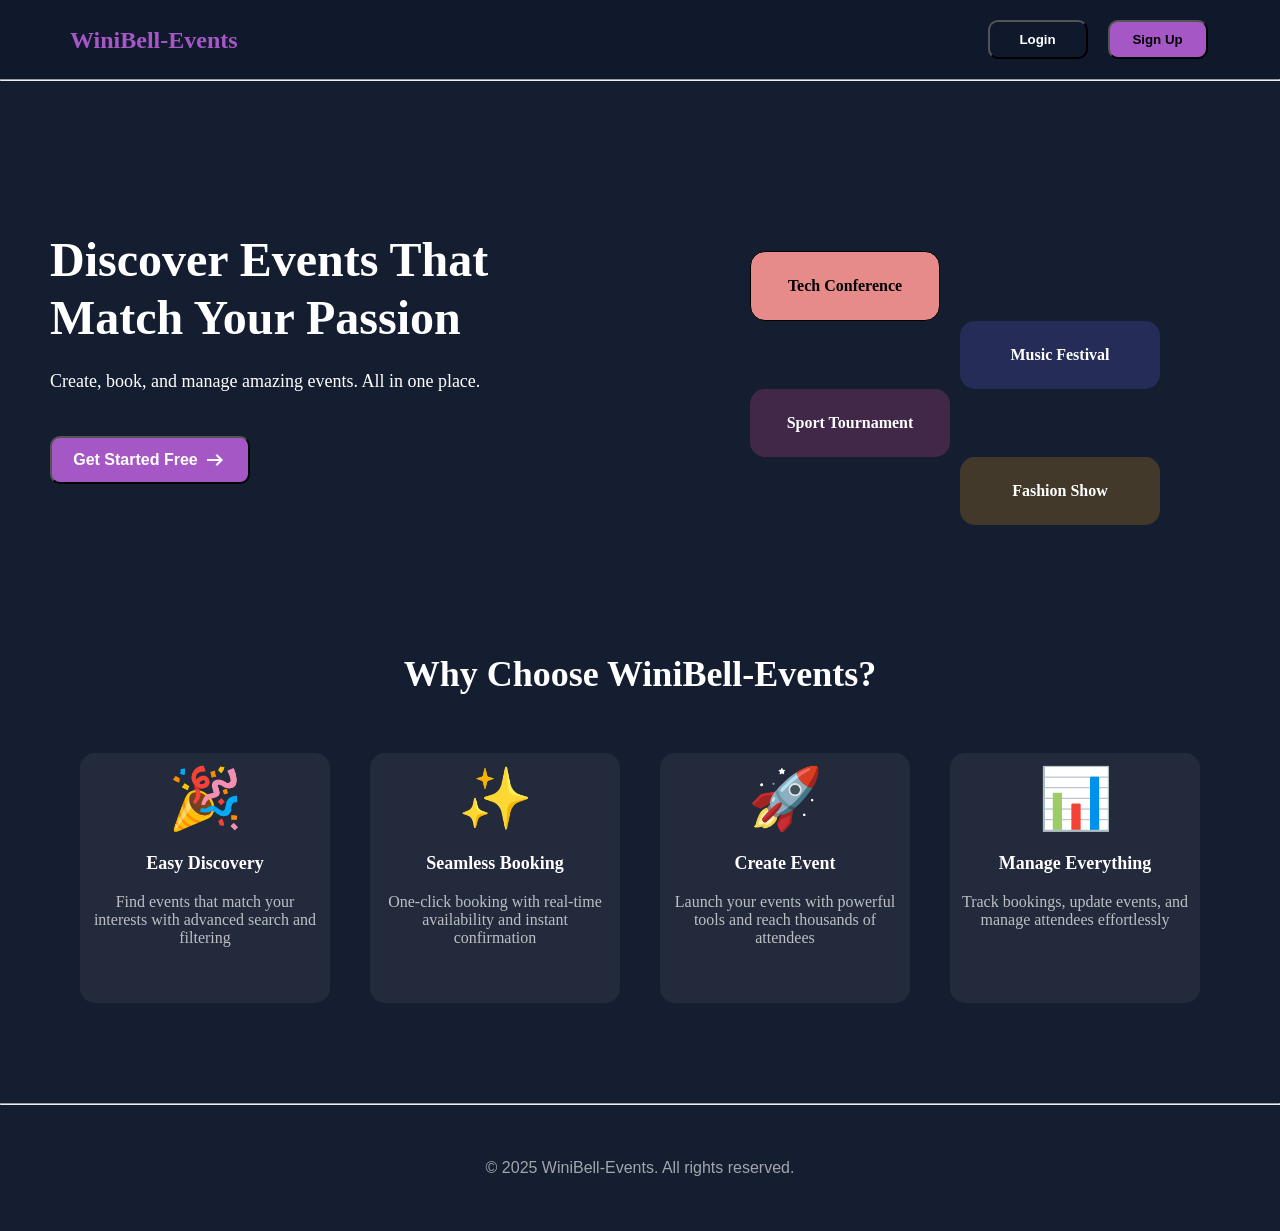
<file: index.html>
<!DOCTYPE html>
<html lang="en">
  <head>
    <meta charset="UTF-8" />
    <meta name="viewport" content="width=device-width, initial-scale=1.0" />
    <title>Home Page</title>
    <link rel="stylesheet" href="./CSS/homepage.css" />
    <link
      rel="stylesheet"
      href="https://fonts.googleapis.com/css2?family=Material+Symbols+Outlined"
    />
  </head>
  <body>
    <nav>
      <div class="nav-con">
        <div class="wini">WiniBell-Events</div>
        <div class="btn-con">
          <div class="login-btn">
            <a href="./HTML/login.html">
            <button>Login</button>
            </a>
          </div>
          <div class="signup-btn">
            <a href="./HTML/signup.html">
            <button>Sign Up</button>
            </a>
          </div>
        </div>
      </div>
    </nav>
    <hr style="color: rgb(44, 53, 71); width: 100%" />
    <div class="container">
      <div class="discover">
        <h1>Discover Events That Match Your Passion</h1>
        <p>Create, book, and manage amazing events. All in one place.</p>
        <div class="get">
          <a href="./HTML/signup.html">
          <button>
            Get Started Free
            <span class="material-symbols-outlined"> arrow_right_alt</span>
          </button>
          </a>
        </div>
      </div>

      <div class="movement">
        <div class="tech">Tech Conference</div>
        <div class="music">Music Festival</div>
        <div class="sport">Sport Tournament</div>
        <div class="fashion">Fashion Show</div>
      </div>
    </div>

    <div class="k-bell">
      <div class="why">
        <h1>Why Choose WiniBell-Events?</h1>
      </div>
      <div class="events-con">
        <div class="event">
          <div class="icon">🎉</div>
          <h1>Easy Discovery</h1>
          <p>
            Find events that match your interests with advanced search and
            filtering
          </p>
        </div>

        <div class="event">
          <div class="icon">✨</div>
          <h1>Seamless Booking</h1>
          <p>
            One-click booking with real-time availability and instant
            confirmation
          </p>
        </div>
        <div class="event">
          <div class="icon">🚀</div>
          <h1>Create Event</h1>
          <p>
            Launch your events with powerful tools and reach thousands of
            attendees
          </p>
        </div>
        <div class="event">
          <div class="icon">📊</div>
          <h1>Manage Everything</h1>
          <p>
            Track bookings, update events, and manage attendees effortlessly
          </p>
        </div>
      </div>
      <hr style="color: rgb(44, 53, 71); width: 100%" />
    </div>
    <footer>© 2025 WiniBell-Events. All rights reserved.</footer>
  </body>
</html>
</file>
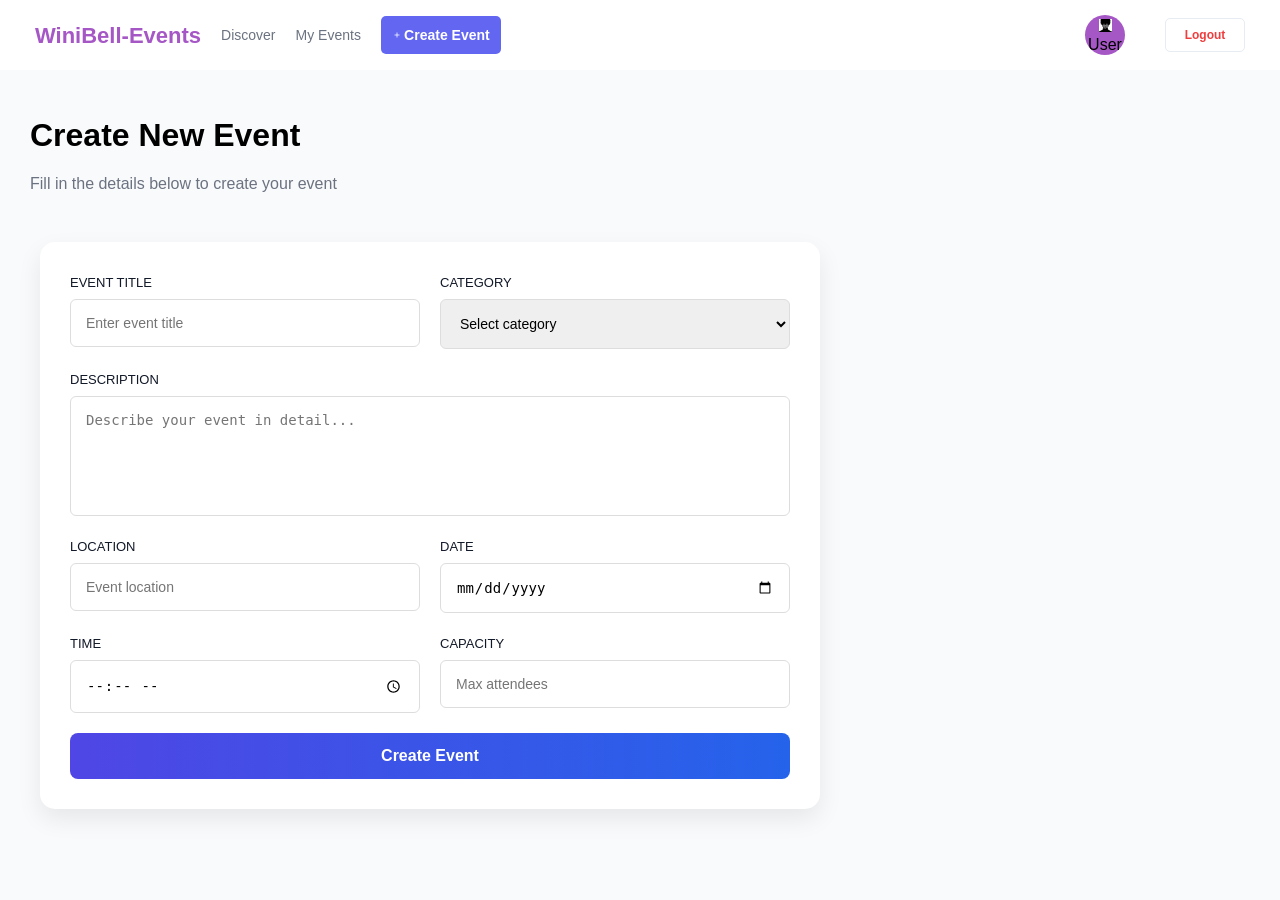
<file: HTML/createEvent.html>
<!DOCTYPE html>
<html lang="en">
  <head>
    <meta charset="UTF-8" />
    <meta name="viewport" content="width=device-width, initial-scale=1.0" />
    <title>Create Event</title>
    <link rel="stylesheet" href="../CSS/createEvent.css" />
    <link
      rel="stylesheet"
      href="https://fonts.googleapis.com/css2?family=Material+Symbols+Outlined"
    />
  </head>
  <body>
    <nav>
      <div class="nav-con">
        <div class="wini-con">
          <div class="winibell">WiniBell-Events</div>
          <a href="./discover.html">
          <div class="discover">Discover</div>
          </a>
          <a href="./myEvent.html">
          <div class="my-event">My Events</div>
          </a>
          <div class="create">
            <button class="create-btn">
              <span class="material-symbols-outlined" style="font-size: 10px"
                >add</span
              >
              Create Event
            </button>
          </div>
        </div>

        <div class="user-con">
          <div class="user">
            <img src="../Images/User image.jpg" alt="" />User
          </div>
          <div class="logout-btn">
            <a href="./homepage.html">
            <button>Logout</button>
            </a>
          </div>
        </div>
      </div>
    </nav>

    <div class="create-event">
      <h1>Create New Event</h1>
      <p>Fill in the details below to create your event</p>
    </div>

    <div class="container">
      <form class="event-form">
        <div class="row">
          <div class="field">
            <label>EVENT TITLE</label>
            <input type="text" placeholder="Enter event title" />
          </div>

          <div class="field">
            <label>CATEGORY</label>
            <select>
              <option>Select category</option>
              <option>Music</option>
              <option>Sport</option>
              <option>Technology</option>
              <option>Business</option>
              <option>Art & Culture</option>
            </select>
          </div>
        </div>

        <div class="field">
          <label>DESCRIPTION</label>
          <textarea placeholder="Describe your event in detail..."></textarea>
        </div>

        <div class="row">
          <div class="field">
            <label>LOCATION</label>
            <input type="text" placeholder="Event location" />
          </div>

          <div class="field">
            <label>DATE</label>
            <input type="date" />
          </div>
        </div>

        <div class="row">
          <div class="field">
            <label>TIME</label>
            <input type="time" />
          </div>

          <div class="field">
            <label>CAPACITY</label>
            <input type="number" placeholder="Max attendees" />
          </div>
        </div>

        <button type="submit">Create Event</button>
      </form>
    </div>
  </body>
</html>
</file>
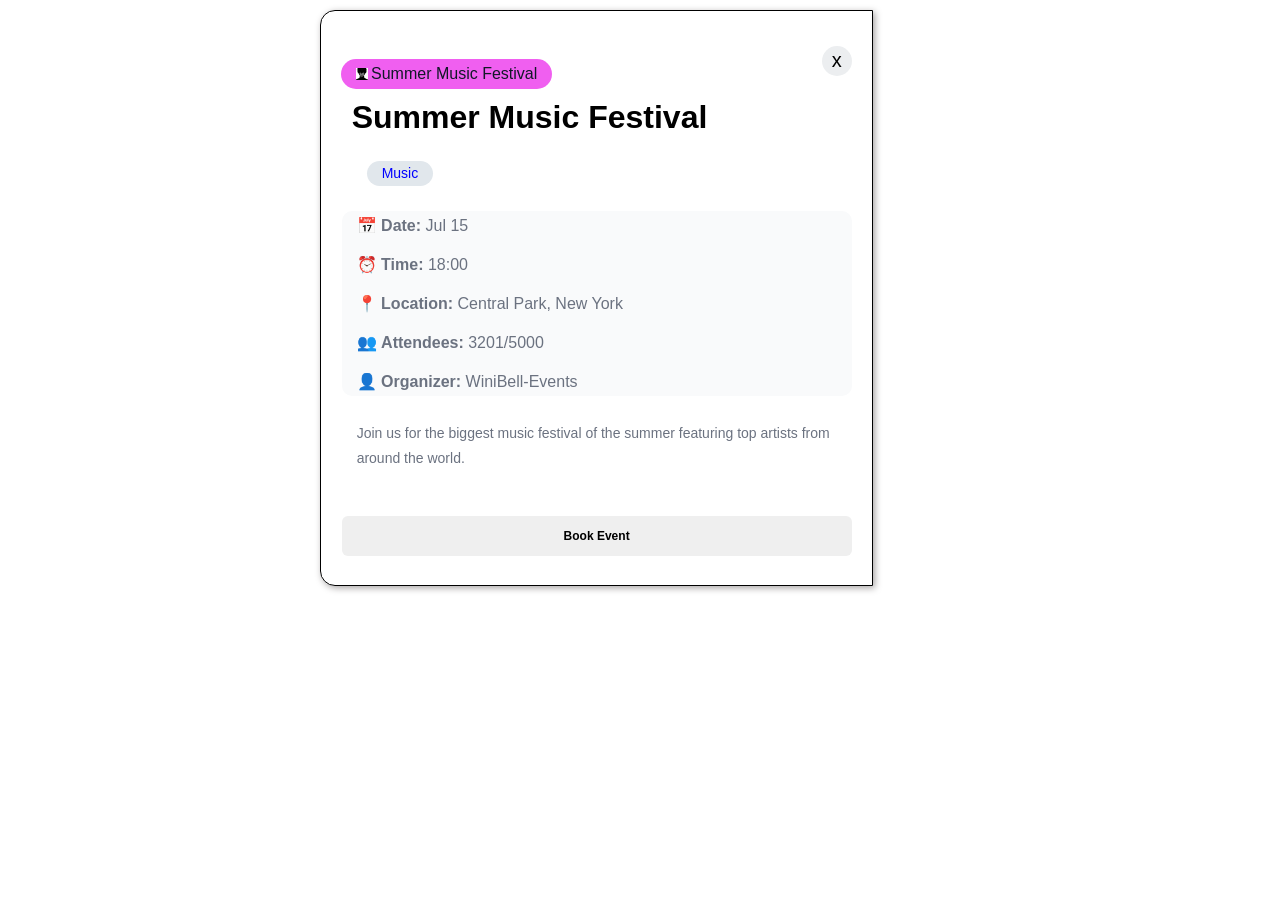
<file: HTML/detail1.html>
<!DOCTYPE html>
<html lang="en">
  <head>
    <meta charset="UTF-8" />
    <meta name="viewport" content="width=device-width, initial-scale=1.0" />
    <title>Details</title>
    <link rel="stylesheet" href="../CSS/detail1.css" />
    <link
      rel="stylesheet"
      href="https://fonts.googleapis.com/css2?family=Material+Symbols+Outlined"
    />
  </head>
  <body>
    <div class="all">
      <div class="container">
        <div class="close-btn">
          <a href="./discover.html">
        <button>x</button>
        </a>
      </div>
        <div class="top">
          <img src="../Images/User image.jpg" alt="" />
          Summer Music Festival
        </div>

        <div class="summer-con">
          <div class="summer">
            <h1>Summer Music Festival</h1>
            <p>Music</p>
          </div>

          <div class="events">
            <div class="event">📅 <b>Date:</b> Jul 15</div>
            <div class="event">⏰ <b>Time:</b> 18:00</div>
            <div class="event">📍 <b>Location:</b> Central Park, New York</div>
            <div class="event">👥 <b>Attendees:</b> 3201/5000</div>
            <div class="event">👤 <b>Organizer:</b> WiniBell-Events</div>
          </div>
          <p>
            Join us for the biggest music festival of the summer featuring top
            artists from around the world.
          </p>
          <button>Book Event</button>
        </div>
      </div>
    </div>
  </body>
</html>
</file>
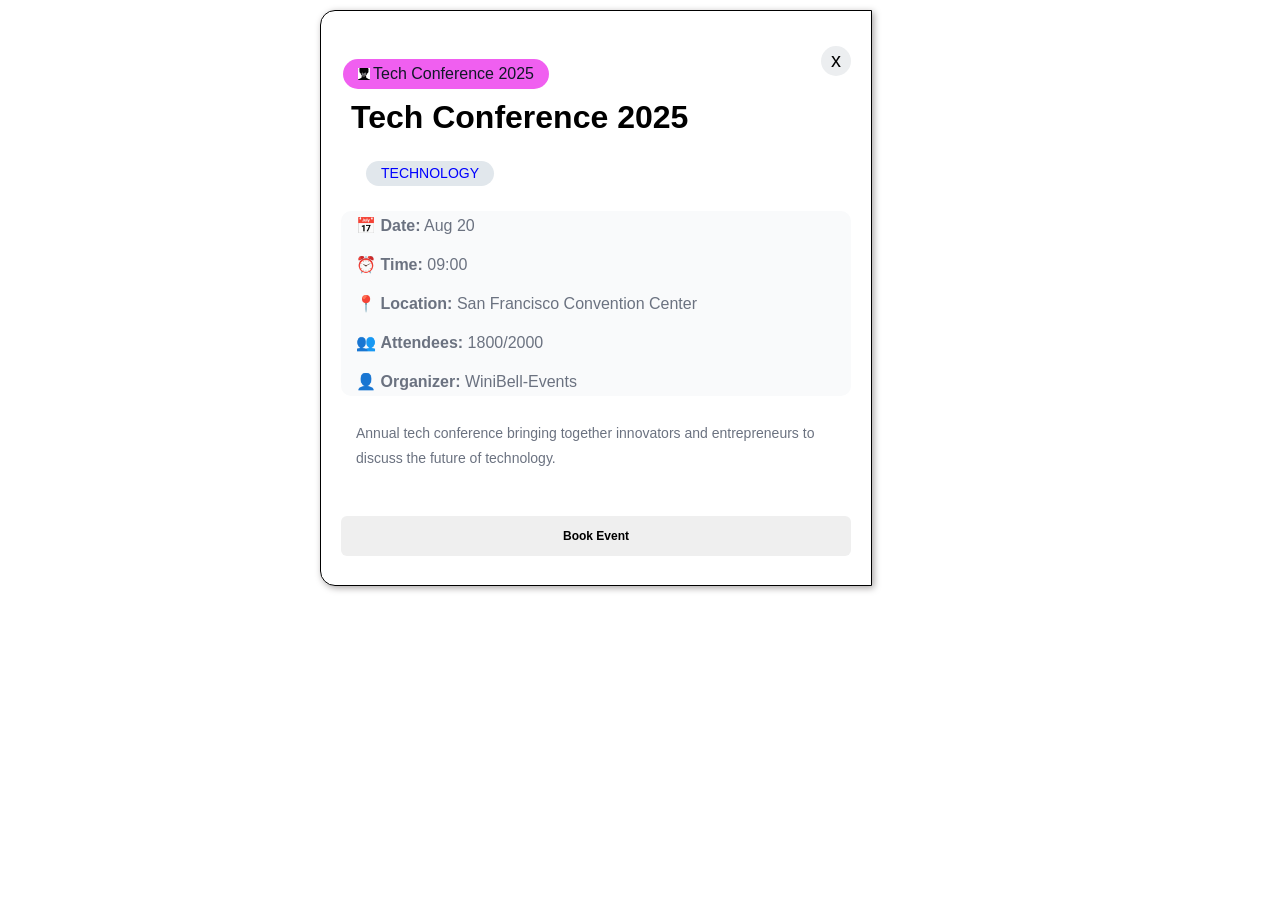
<file: HTML/detail2.html>
<!DOCTYPE html>
<html lang="en">
  <head>
    <meta charset="UTF-8" />
    <meta name="viewport" content="width=device-width, initial-scale=1.0" />
    <title>Discover</title>
    <link rel="stylesheet" href="../CSS/detail2.css" />
    <link
      rel="stylesheet"
      href="https://fonts.googleapis.com/css2?family=Material+Symbols+Outlined"
    />
  </head>
  <body>
    <div class="all">
     
      <div class="container">
         <div class="close-btn">
          <a href="./discover.html">
        <button>x</button>
        </a>
      </div>
        <div class="top">
          <img src="../Images/User image.jpg" alt="" />
          Tech Conference 2025
        </div>

        <div class="tech-con">
          <div class="tech">
            <h1>Tech Conference 2025</h1>
            <p>TECHNOLOGY</p>
          </div>

          <div class="events">
            <div class="event">📅 <b>Date:</b> Aug 20</div>
            <div class="event">⏰ <b>Time:</b>  09:00</div>
            <div class="event">📍 <b>Location:</b> San Francisco Convention Center</div>
            <div class="event">👥 <b>Attendees:</b> 1800/2000</div>
            <div class="event">👤 <b>Organizer:</b> WiniBell-Events</div>
          </div>
          <p>
            Annual tech conference bringing together innovators and entrepreneurs to discuss the future of technology.
          </p>
          <button>Book Event</button>
        </div>
      </div>
    </div>
  </body>
</html>
</file>
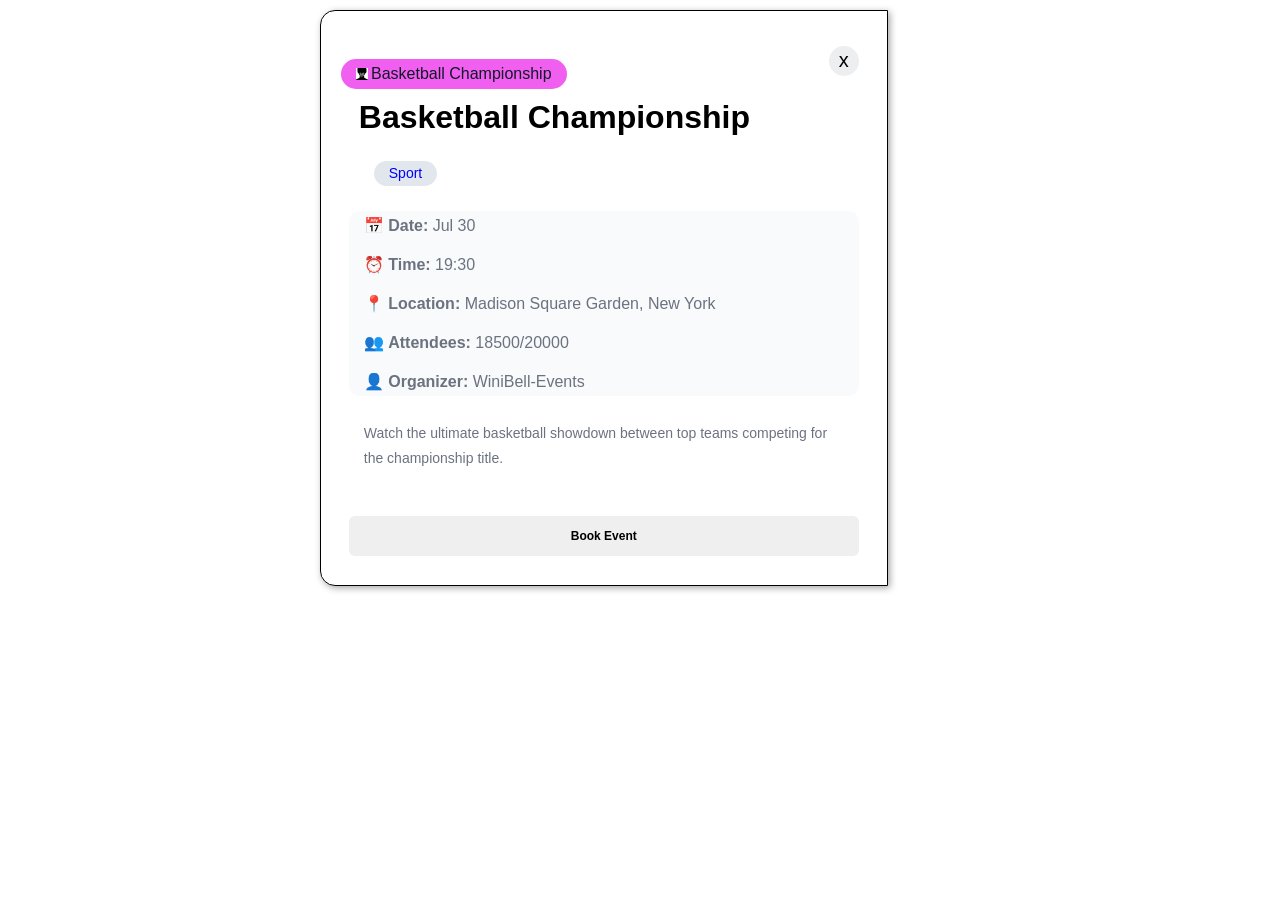
<file: HTML/detail3.html>
<!DOCTYPE html>
<html lang="en">
  <head>
    <meta charset="UTF-8" />
    <meta name="viewport" content="width=device-width, initial-scale=1.0" />
    <title>Details</title>
    <link rel="stylesheet" href="../CSS/detail3.css" />
    <link
      rel="stylesheet"
      href="https://fonts.googleapis.com/css2?family=Material+Symbols+Outlined"
    />
  </head>
  <body>
    <div class="all">
      
      <div class="container">
         <div class="close-btn">
          <a href="./discover.html">
        <button>x</button>
        </a>
      </div>
        <div class="top">
          <img src="../Images/User image.jpg" alt="" />
          Basketball Championship
        </div>

        <div class="sport-con">
          <div class="sport">
            <h1>Basketball Championship</h1>
            <p>Sport</p>
          </div>

          <div class="events">
            <div class="event">📅 <b>Date:</b> Jul 30</div>
            <div class="event">⏰ <b>Time:</b> 19:30</div>
            <div class="event">
              📍 <b>Location:</b> Madison Square Garden, New York
            </div>
            <div class="event">👥 <b>Attendees:</b> 18500/20000</div>
            <div class="event">👤 <b>Organizer:</b> WiniBell-Events</div>
          </div>
          <p>
            Watch the ultimate basketball showdown between top teams competing
            for the championship title.
          </p>
          <button>Book Event</button>
        </div>
      </div>
    </div>
  </body>
</html>
</file>
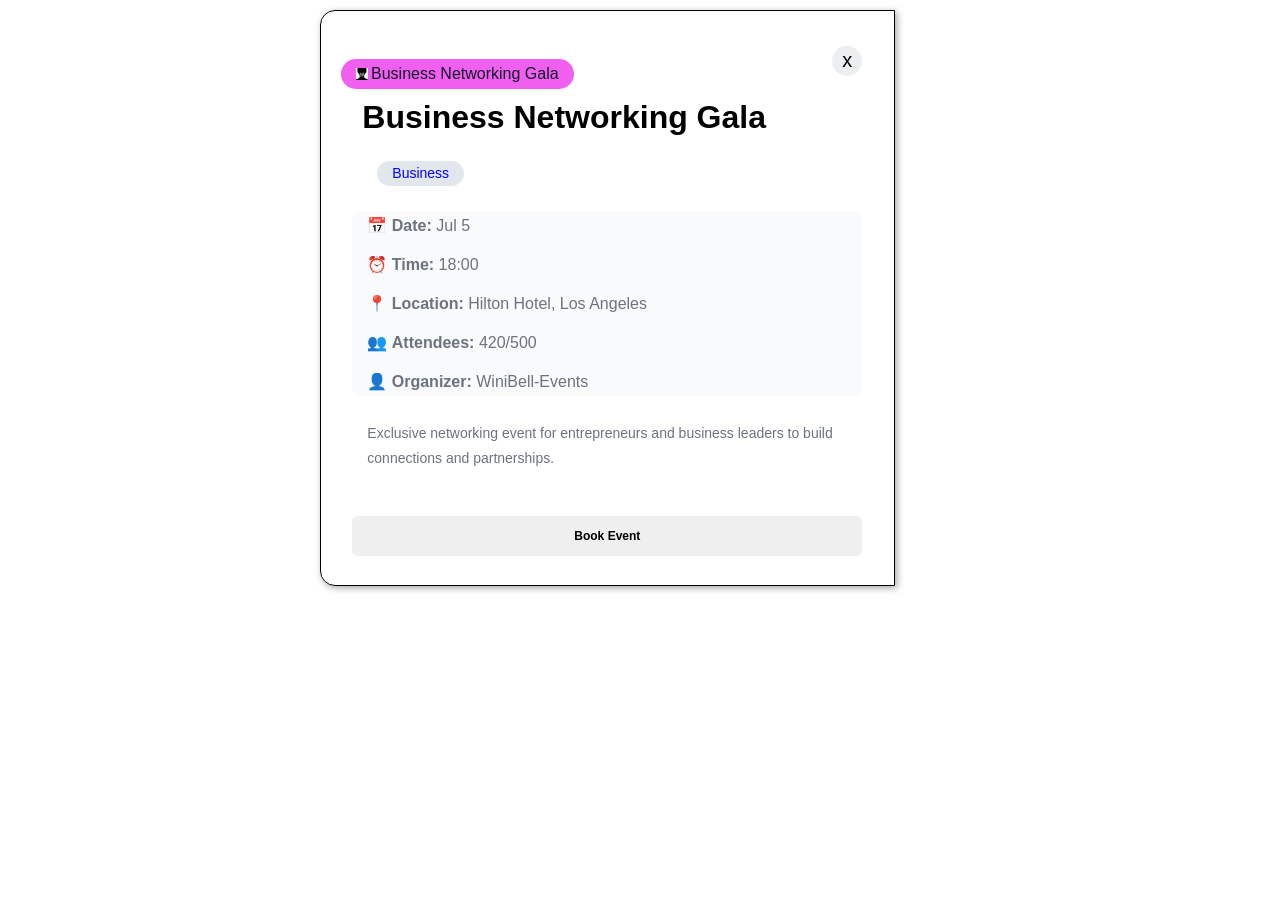
<file: HTML/detail4.html>
<!DOCTYPE html>
<html lang="en">
  <head>
    <meta charset="UTF-8" />
    <meta name="viewport" content="width=device-width, initial-scale=1.0" />
    <title>Details</title>
    <link rel="stylesheet" href="../CSS/detail4.css" />
    <link
      rel="stylesheet"
      href="https://fonts.googleapis.com/css2?family=Material+Symbols+Outlined"
    />
  </head>
  <body>
    <div class="all">
      
      <div class="container">
         <div class="close-btn">
          <a href="./discover.html">
        <button>x</button>
        </a>
      </div>
        <div class="top">
          <img src="../Images/User image.jpg" alt="" />
          Business Networking Gala
        </div>

        <div class="business-con">
          <div class="business">
            <h1>Business Networking Gala</h1>
            <p>Business</p>
          </div>

          <div class="events">
            <div class="event">📅 <b>Date:</b> Jul 5</div>
            <div class="event">⏰ <b>Time:</b> 18:00</div>
            <div class="event">📍 <b>Location:</b> Hilton Hotel, Los Angeles</div>
            <div class="event">👥 <b>Attendees:</b> 420/500</div>
            <div class="event">👤 <b>Organizer:</b> WiniBell-Events</div>
          </div>
          <p>
            Exclusive networking event for entrepreneurs and business leaders to build connections and partnerships.
          </p>
          <button>Book Event</button>
        </div>
      </div>
    </div>
  </body>
</html>
</file>
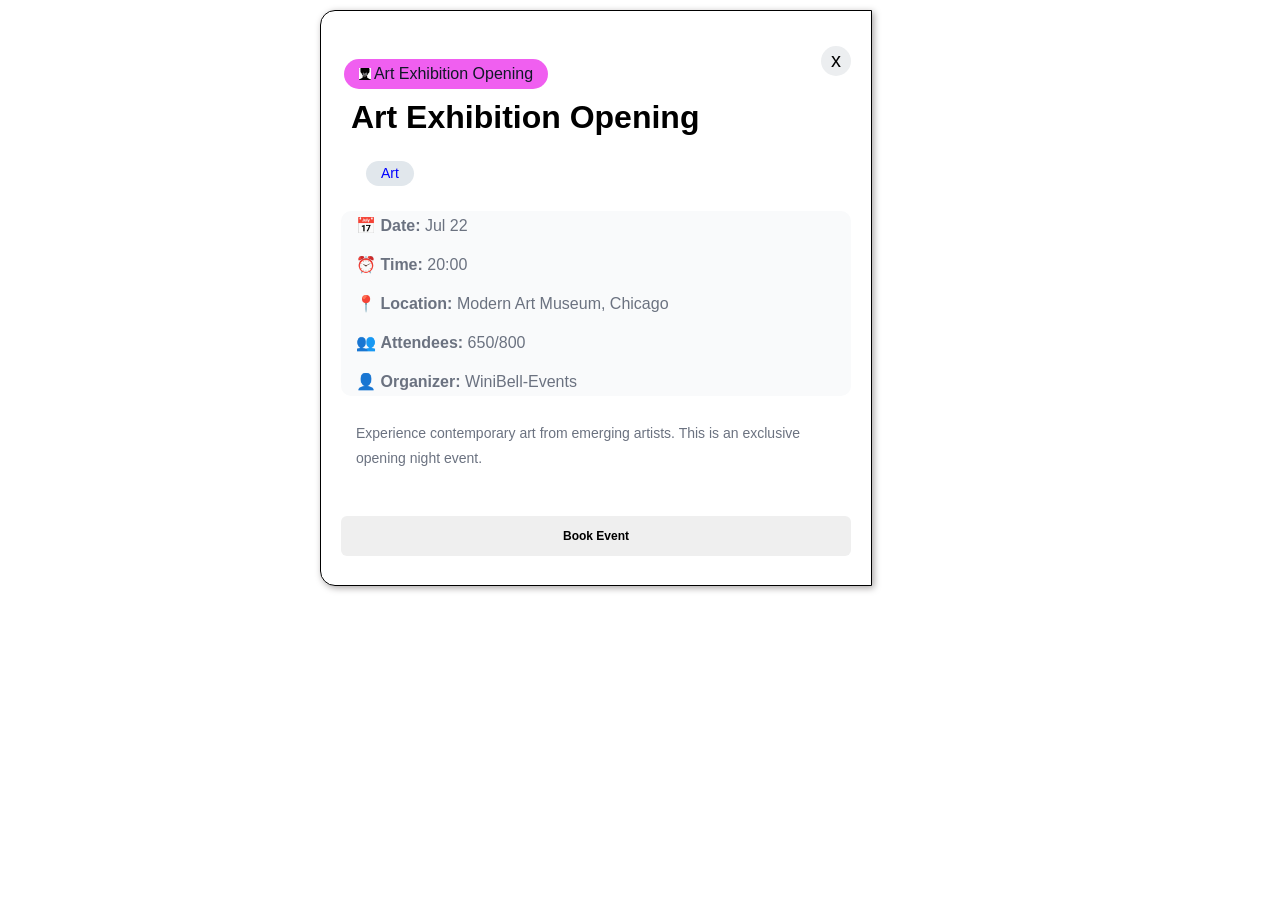
<file: HTML/detail5.html>
<!DOCTYPE html>
<html lang="en">
  <head>
    <meta charset="UTF-8" />
    <meta name="viewport" content="width=device-width, initial-scale=1.0" />
    <title>Details</title>
    <link rel="stylesheet" href="../CSS/detail5.css" />
    <link
      rel="stylesheet"
      href="https://fonts.googleapis.com/css2?family=Material+Symbols+Outlined"
    />
  </head>
  <body>
    <div class="all">
      
      <div class="container">
         <div class="close-btn">
          <a href="./discover.html">
        <button>x</button>
        </a>
      </div>
        <div class="top">
          <img src="../Images/User image.jpg" alt="" />
          Art Exhibition Opening
        </div>

        <div class="art-con">
          <div class="art">
            <h1>Art Exhibition Opening</h1>
            <p>Art</p>
          </div>

          <div class="events">
            <div class="event">📅 <b>Date:</b> Jul 22</div>
            <div class="event">⏰ <b>Time:</b> 20:00</div>
            <div class="event">📍 <b>Location:</b> Modern Art Museum, Chicago</div>
            <div class="event">👥 <b>Attendees:</b> 650/800</div>
            <div class="event">👤 <b>Organizer:</b> WiniBell-Events</div>
          </div>
          <p>
            Experience contemporary art from emerging artists. This is an exclusive opening night event.
          </p>
          <button>Book Event</button>
        </div>
      </div>
    </div>
  </body>
</html>
</file>
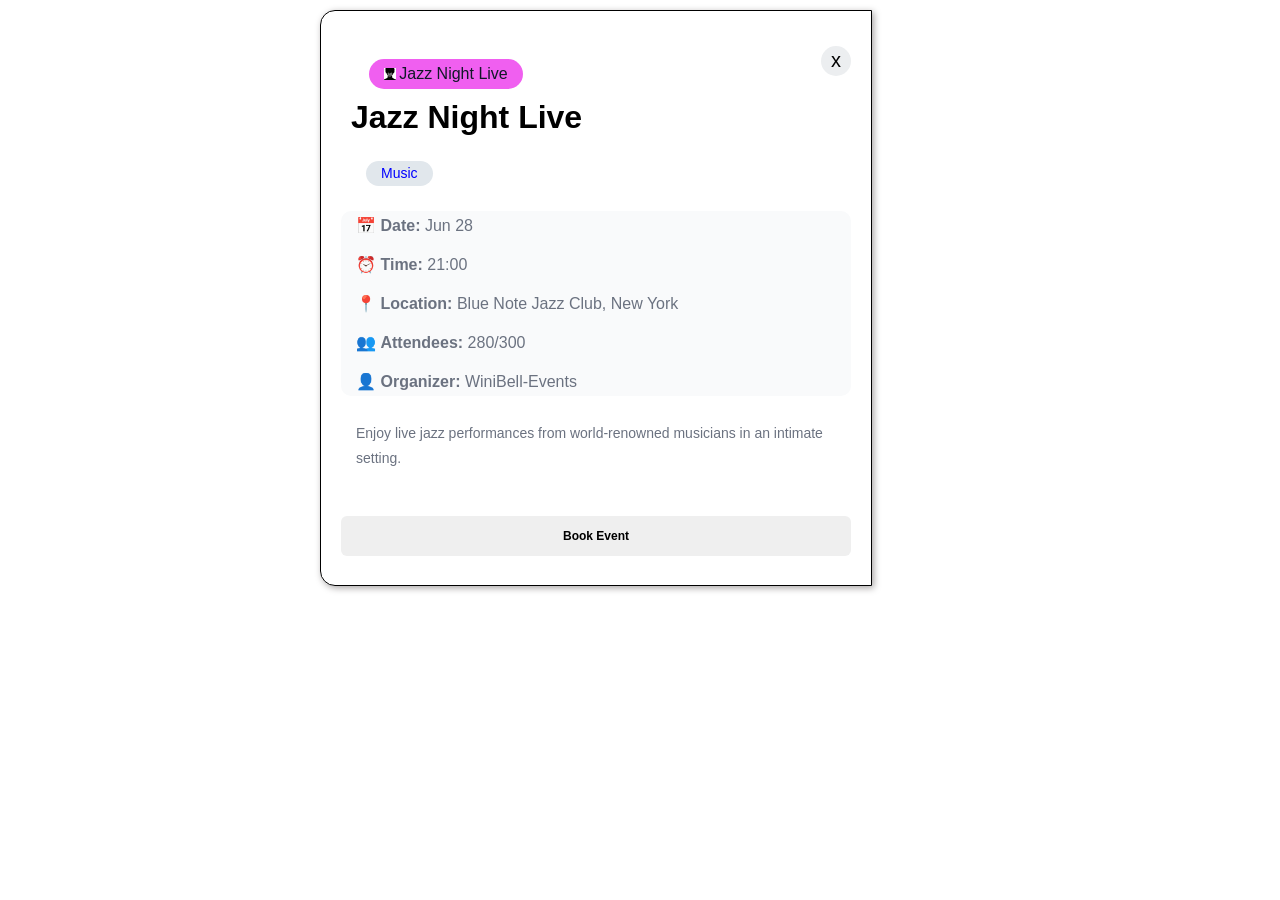
<file: HTML/detail6.html>
<!DOCTYPE html>
<html lang="en">
  <head>
    <meta charset="UTF-8" />
    <meta name="viewport" content="width=device-width, initial-scale=1.0" />
    <title>Details</title>
    <link rel="stylesheet" href="../CSS/detail6.css" />
    <link
      rel="stylesheet"
      href="https://fonts.googleapis.com/css2?family=Material+Symbols+Outlined"
    />
  </head>
  <body>
    <div class="all">
      
      <div class="container">
         <div class="close-btn">
          <a href="./discover.html">
        <button>x</button>
        </a>
      </div>
        <div class="top">
          <img src="../Images/User image.jpg" alt="" />
          Jazz Night Live
        </div>

        <div class="jazz-con">
          <div class="jazz">
            <h1>Jazz Night Live</h1>
            <p>Music</p>
          </div>

          <div class="events">
            <div class="event">📅 <b>Date:</b> Jun 28</div>
            <div class="event">⏰ <b>Time:</b> 21:00</div>
            <div class="event">📍 <b>Location:</b> Blue Note Jazz Club, New York</div>
            <div class="event">👥 <b>Attendees:</b> 280/300</div>
            <div class="event">👤 <b>Organizer:</b> WiniBell-Events</div>
          </div>
          <p>
            Enjoy live jazz performances from world-renowned musicians in an intimate setting.
          </p>
          <button>Book Event</button>
        </div>
      </div>
    </div>
  </body>
</html>
</file>
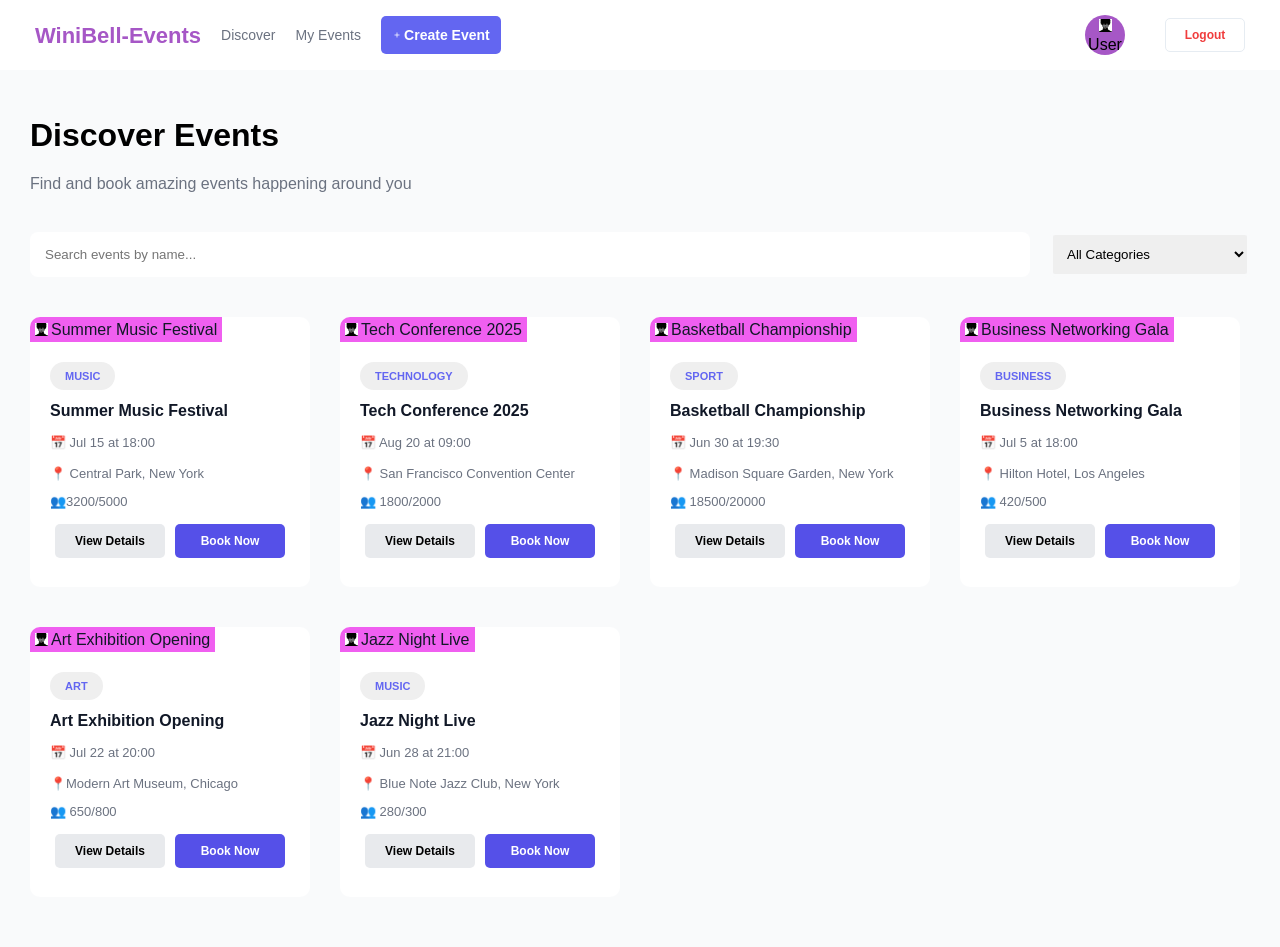
<file: HTML/discover.html>
<!DOCTYPE html>
<html lang="en">
  <head>
    <meta charset="UTF-8" />
    <meta name="viewport" content="width=device-width, initial-scale=1.0" />
    <title>Discover</title>
    <link rel="stylesheet" href="../CSS/discover.css" />
    <link
      rel="stylesheet"
      href="https://fonts.googleapis.com/css2?family=Material+Symbols+Outlined"
    />
  </head>
  <body>
    <nav>
      <div class="nav-con">
        <div class="wini-con">
          <div class="winibell">WiniBell-Events</div>
          <div class="discover">Discover</div>
          <a href="./myEvent.html">
          <div class="my-event">My Events</div>
          </a>
          <div class="create">
            <a href="./createEvent.html">
            <button class="create-btn">
              <span class="material-symbols-outlined" style="font-size: 10px"
                >add</span
              >
              Create Event
            </button>
            </a>
          </div>
        </div>

        <div class="user-con">
          <div class="user">
            <img src="../Images/User image.jpg" alt="" />User
          </div>
          <div class="logout-btn">
            <a href="./homepage.html">
            <button>Logout</button>
            </a>
          </div>
        </div>
      </div>
    </nav>

    <div class="discover-event">
      <h1>Discover Events</h1>
      <p>Find and book amazing events happening around you</p>
    </div>

    <div class="search">
      <input type="text" placeholder="Search events by name..." />
      <select name="" id="">
        <option value="">All Categories</option>
        <option value="">Music</option>
        <option value="">Sports</option>
        <option value="">Technology</option>
        <option value="">Business</option>
        <option value="">Art & Culture</option>
      </select>
    </div>

    <div class="book-con">
      <div class="booking">
        <a href="./detail1.html">
          <div>
            <div class="top">
              <img src="../Images/User image.jpg" alt="" />
              Summer Music Festival
            </div>
          </div>
          <div class="book-events">
            <div class="event">MUSIC</div>
            <div class="event2">Summer Music Festival</div>
            <div class="event3">📅 Jul 15 at 18:00</div>
            <div class="event4">📍 Central Park, New York</div>
            <div class="crowd">👥3200/5000</div>
            <div class="btn-con">
              <button class="btn-one">View Details</button>
              <button class="btn-two">Book Now</button>
            </div>
          </div>
        </a>
      </div>

      <div class="booking">
        <a href="./detail2.html">
          <div>
            <div class="top">
              <img src="../Images/User image.jpg" alt="" />
              Tech Conference 2025
            </div>
          </div>
          <div class="book-events">
            <div class="event">TECHNOLOGY</div>
            <div class="event2">Tech Conference 2025</div>
            <div class="event3">📅 Aug 20 at 09:00</div>
            <div class="event4">📍 San Francisco Convention Center</div>
            <div class="crowd">👥 1800/2000</div>
            <div class="btn-con">
              <button class="btn-one">View Details</button>
              <button class="btn-two">Book Now</button>
            </div>
          </div>
        </a>
      </div>

      <div class="booking">
        <a href="./detail3.html">
          <div>
            <div class="top">
              <img src="../Images/User image.jpg" alt="" />
              Basketball Championship
            </div>
          </div>
          <div class="book-events">
            <div class="event">SPORT</div>
            <div class="event2">Basketball Championship</div>
            <div class="event3">📅 Jun 30 at 19:30</div>
            <div class="event4">📍 Madison Square Garden, New York</div>
            <div class="crowd">👥 18500/20000</div>
            <div class="btn-con">
              <button class="btn-one">View Details</button>
              <button class="btn-two">Book Now</button>
            </div>
          </div>
        </a>
      </div>
      <div class="booking">
        <a href="./detail4.html">
          <div>
            <div class="top">
              <img src="../Images/User image.jpg" alt="" />
              Business Networking Gala
            </div>
          </div>
          <div class="book-events">
            <div class="event">BUSINESS</div>
            <div class="event2">Business Networking Gala</div>
            <div class="event3">📅 Jul 5 at 18:00</div>
            <div class="event4">📍 Hilton Hotel, Los Angeles</div>
            <div class="crowd">👥 420/500</div>
            <div class="btn-con">
              <button class="btn-one">View Details</button>
              <button class="btn-two">Book Now</button>
            </div>
          </div>
        </a>
      </div>
      <div class="booking">
        <a href="./detail5.html">
          <div>
            <div class="top">
              <img src="../Images/User image.jpg" alt="" />
              Art Exhibition Opening
            </div>
          </div>
          <div class="book-events">
            <div class="event">ART</div>
            <div class="event2">Art Exhibition Opening</div>
            <div class="event3">📅 Jul 22 at 20:00</div>
            <div class="event4">📍Modern Art Museum, Chicago</div>
            <div class="crowd">👥 650/800</div>
            <div class="btn-con">
              <button class="btn-one">View Details</button>
              <button class="btn-two">Book Now</button>
            </div>
          </div>
        </a>
      </div>

      <div class="booking">
        <a href="./detail6.html">
          <div>
            <div class="top">
              <img src="../Images/User image.jpg" alt="" />
              Jazz Night Live
            </div>
          </div>
          <div class="book-events">
            <div class="event">MUSIC</div>
            <div class="event2">Jazz Night Live</div>
            <div class="event3">📅 Jun 28 at 21:00</div>
            <div class="event4">📍 Blue Note Jazz Club, New York</div>
            <div class="crowd">👥 280/300</div>
            <div class="btn-con">
              <button class="btn-one">View Details</button>
              <button class="btn-two">Book Now</button>
            </div>
          </div>
        </a>
      </div>
    </div>
  </body>
</html>
</file>
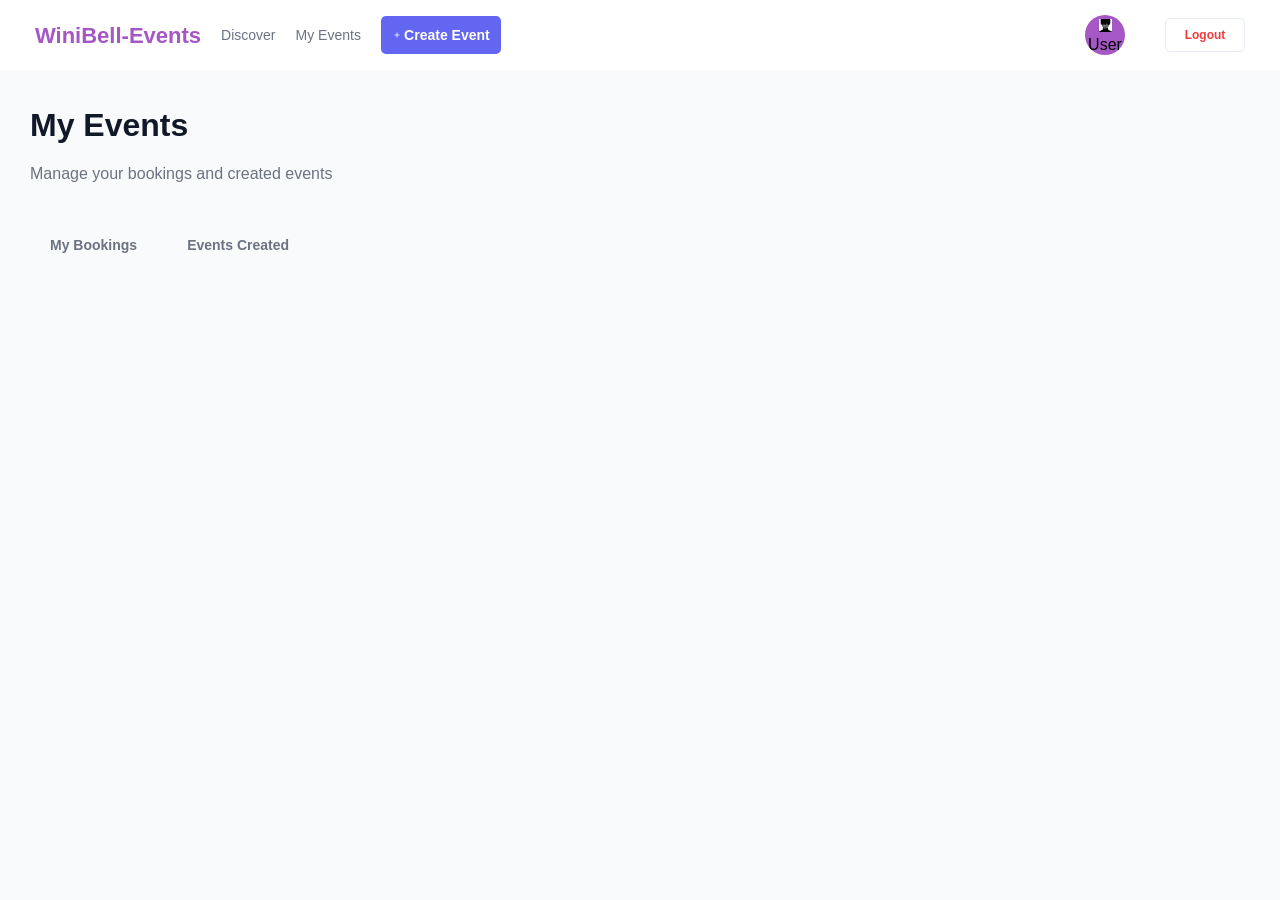
<file: HTML/myEvent.html>
<!DOCTYPE html>
<html lang="en">
  <head>
    <meta charset="UTF-8" />
    <meta name="viewport" content="width=device-width, initial-scale=1.0" />
    <title>My Event</title>
    <link rel="stylesheet" href="../CSS/myEvent.css" />
    <link
      rel="stylesheet"
      href="https://fonts.googleapis.com/css2?family=Material+Symbols+Outlined"
    />
  </head>
  <body>
    <nav>
      <div class="nav-con">
        <div class="wini-con">
          <div class="winibell">WiniBell-Events</div>
          <a href="./discover.html">
          <div class="discover">Discover</div>
          </a>
          <a href="./myEvent.html">
          <div class="my-event">My Events</div>
          </a>
          <div class="create">
            <a href="./createEvent.html">
            <button class="create-btn">
              <span class="material-symbols-outlined" style="font-size: 10px"
                >add</span
              >
              Create Event
            </button>
            </a>
          </div>
        </div>

        <div class="user-con">
          <div class="user">
            <img src="../Images/User image.jpg" alt="" />User
          </div>
          <div class="logout-btn">
            <a href="./homepage.html">
            <button>Logout</button>
            </a>
          </div>
        </div>
      </div>
    </nav>

    <div class="my-events">
      <h1>My Events</h1>
      <p>Manage your bookings and created events</p>
    </div>

    <div class="my-booking">
        <div class="content">My Bookings</div>
        <div  class="content">Events Created</div>
    </div>
</file>
<file: CSS/homepage.css>
* {
  margin: 0;
  padding: 0;
  box-sizing: border-box;
}
body {
  background-color: rgb(21, 30, 48);
}
nav {
  background-color: rgb(16, 24, 43);
  width: 100%;
}
.nav-con {
  display: flex;
  align-items: center;
  gap: 750px;
  margin-left: 50px;
  padding: 20px;
}
.nav-con a{
  text-decoration: none;
}
.wini {
  color: rgb(166, 87, 198);
  font-size: 24px;
  font-weight: 700;
  line-height: 38px;
}

.login-btn button {
  background-color: rgb(16, 24, 44);
  width: 100px;
  padding: 10px;
  border-radius: 10px;
  color: white;
  font-weight: 600;
  font-family: arial;
  cursor: pointer;
}
.login-btn button:hover {
  background-color: rgb(68, 83, 112);
}
.signup-btn button {
  background-color: rgb(166, 87, 198);
  width: 100px;
  padding: 10px;
  border-radius: 10px;
  font-weight: 600;
  font-family: arial;
  cursor: pointer;
}
.btn-con {
  display: flex;
  gap: 20px;
}
.container {
  display: flex;
  gap: 200px;
}
.movement {
  margin-top: 170px;
  font-family: "Segoe UI";
  font-size: 16px;
  font-weight: 600;
  color: white;
}

.discover {
  margin-top: 150px;
  color: rgb(255, 255, 255);
  margin-left: 50px;
  font-family: "Segoe UI";
}
.discover h1 {
  font-size: 48px;
  font-weight: 800;
  line-height: 58px;
  width: 500px;
  margin-bottom: 20px;
}
.discover p {
  font-size: 18px;
  font-weight: 400;
  line-height: 29px;
}
.get {
  margin-top: 40px;
}
.get a {
  text-decoration: none;
}
.get button {
  color: white;
  width: 200px;
  border-radius: 10px;
  padding: 10px;
  font-weight: 600;
  font-size: 16px;
  font-family: arial;
  display: flex;
  gap: 5px;
  justify-content: center;
  align-items: center;
  background-color: rgb(166, 87, 198);
  cursor: pointer;
}
.get button:hover {
  transform: translateY(2px);
  animation: move 4s ease-in-out;
  opacity: 0.9;
  box-shadow: 1px 1px 15px white;
}
.get button:active {
  background-color: black;
  color: white;
  opacity: 0.5;
}

.tech {
  color: black;
  border: thin solid;
  width: 190px;
  text-align: center;
  background-color: rgb(231, 138, 138);
  padding: 25px;
  border-radius: 15px;
  animation: moveY 4s infinite alternate ease-in-out;
}
@keyframes moveY {
  from {
    transform: translateY(30px);
  }
  to {
    transform: translateY(0);
  }
}

.music {
  border: thin solid;
  width: 200px;
  text-align: center;
  background-color: rgb(37, 44, 87);
  padding: 25px;
  border: none;
  border-radius: 15px;
  margin-left: 210px;
  animation: moveY 3s infinite alternate ease-in-out;
}
@keyframes moveY {
  from {
    transform: translateY(0);
  }
  to {
    transform: translateY(30px);
  }
}

.sport {
  border: thin solid;
  width: 200px;
  text-align: center;
  background-color: rgb(65, 40, 72);
  padding: 25px;
  border: none;
  border-radius: 15px;
  animation: moveY 2s infinite alternate ease-in-out;
}
@keyframes moveY {
  from {
    transform: translateY(30px);
  }
  to {
    transform: translateY(0);
  }
}

.fashion {
  border: thin solid;
  width: 200px;
  text-align: center;
  background-color: rgb(67, 57, 42);
  padding: 25px;
  border: none;
  border-radius: 15px;
  margin-left: 210px;
  animation: moveY 2s infinite alternate ease-in-out;
}
@keyframes moveY {
  from {
    transform: translateY(0);
  }
  to {
    transform: translateY(30px);
  }
}
.why {
  margin-top: 120px;
  font-family: "Segoe UI";
  margin-bottom: 50px;
}
.why h1 {
  text-align: center;
  font-size: 36px;
  font-weight: 700;
  line-height: 58px;
  color: rgb(255, 255, 255);
}
.events-con {
  display: flex;
  gap: 40px;
  text-align: center;
  justify-content: center;
  margin-bottom: 100px;
}

.event {
  background-color: rgb(34, 42, 60);
  width: 250px;
  height: 250px;
  border-radius: 15px;
  display: flex;
  flex-direction: column;
  gap: 15px;
  padding: 10px;
  font-family: "Segoe UI";
  transition: transform 0.5s ease;
}

.event:hover {
  transform: scale(1.03);
  opacity: 0.7;
}
.event h1 {
  font-size: 18px;
  font-weight: 700;
  line-height: 29px;
  color: rgb(255, 255, 255);
}
.event p {
  color: rgba(255, 255, 255, 0.7);
}
.icon {
  font-size: 60px;
}
.k-bell {
  margin-bottom: 50px;
}
footer {
  text-align: center;
  margin-bottom: 50px;
  font-family: "Segoe UI", Tahoma, Geneva, Verdana, sans-serif;
  font-size: 16px;
  line-height: 26px;
  font-weight: 400;
  color: rgba(255, 255, 255, 0.6);
}

@media (max-width: 1200px) {
  .nav-con {
    gap: 300px;
  }
  .container {
    gap: 80px;
  }
  .discover h1 {
    font-size: 40px;
    width: 100%;
  }
  .music,
  .fashion {
    margin-left: 100px;
  }
}
@media (max-width: 1024px) {
  .nav-con {
    gap: 150px;
    margin-left: 20px;
  }
  .container {
    flex-direction: column;
    align-items: center;
    gap: 40px;
  }
  .discover {
    margin-left: 20px;
    text-align: center;
  }
  .discover h1 {
    font-size: 32px;
    line-height: 40px;
    width: 100%;
  }
  .events-con {
    flex-wrap: wrap;
    gap: 20px;
  }
  .music,
  .fashion {
    margin-left: 0;
  }
}
@media (max-width: 767px) {
  .nav-con {
    flex-direction: column;
    gap: 20px;
    margin-left: 0;
  }

  .btn-con {
    flex-direction: column;
    gap: 10px;
  }
  .discover {
    margin-left: 0;
    padding: 0 20px;
    text-align: center;
  }
  .discover h1 {
    font-size: 26px;
    line-height: 34px;
  }
  .discover p {
    font-size: 16px;
  }
  .container {
    flex-direction: column;
    gap: 30px;
  }
  .tech,
  .music,
  .sport,
  .fashion {
    width: 80%;
    margin: auto;
  }
  .events-con {
    flex-direction: column;
    align-items: center;
  }
  .event {
    width: 80%;
  }
}
@media (max-width: 480px) {
  .wini {
    font-size: 20px;
  }
  .login-btn button,
  .signup-btn button {
    width: 80px;
    padding: 8px;
  }
  .discover h1 {
    font-size: 22px;
  }
  .get button {
    width: 160px;
    padding: 8px;
    font-size: 14px;
  }
  .tech,
  .music,
  .sport,
  .fashion {
    width: 90%;
  }
  .event {
    width: 90%;
    height: auto;
    padding: 20px;
  }
}
</file>
<file: CSS/createEvent.css>
* {
  margin: 0;
  padding: 0;
  box-sizing: border-box;
}
body {
  overflow-x: hidden;
  background-color: rgb(249, 250, 251);
}
nav {
  background-color: white;
  width: 100%;
  z-index: 1000;
  position: sticky;
  top: 0;
  left: 0;
}
.nav-con {
  display: flex;
  justify-content: space-between;
  padding: 15px;
  margin-left: 20px;
  margin-right: 20px;
  margin-bottom: 20px;
}
.wini-con {
  display: flex;
  gap: 20px;
  justify-content: center;
  align-items: center;
  font-family: "Segoe UI", Tahoma, Geneva, Verdana, sans-serif;
}
.wini-con a{
  text-decoration: none;
}

.create-btn {
  display: flex;
  justify-content: center;
  align-items: center;
  width: 120px;
  padding: 8px;
  gap: 2px;
  font-weight: 600;
  line-height: 22px;
  color: white;
  font-size: 14px;
  background-color: rgb(99, 102, 241);
  border-radius: 5px;
  border: none;
  cursor: pointer;
}
.create-btn:hover {
  background-color: rgb(72, 74, 240);
}
.winibell {
  color: rgb(166, 87, 198);
  font-size: 22px;
  font-weight: 700;
  line-height: 35px;
}
.discover{
  color: rgb(107, 114, 128);
  font-size: 14px;
  font-weight: 500;
  line-height: 22px;
  font-family: "Segoe UI", Tahoma, Geneva, Verdana, sans-serif;
  cursor: pointer;
}

.discover:hover {
  color: rgb(99, 102, 241);
  border-bottom: medium solid;
  cursor: pointer;
}
.my-event {
  color: rgb(107, 114, 128);
  font-size: 14px;
  font-weight: 500;
  line-height: 22px;
  font-family: "Segoe UI", Tahoma, Geneva, Verdana, sans-serif;
  cursor: pointer;
}
.my-event:hover {
  color: rgb(99, 102, 241);
  border-bottom: medium solid;
}
.create {
  color: rgb(107, 114, 128);
  font-size: 14px;
  font-weight: 500;
  line-height: 22px;
  font-family: "Segoe UI", Tahoma, Geneva, Verdana, sans-serif;
  cursor: pointer;
}
.create:hover {
  color: rgb(99, 102, 241);
  cursor: pointer;
}
.user-con {
  display: flex;
  gap: 40px;
  justify-content: center;
  align-items: center;
  cursor: pointer;
}
.user {
  width: 40px;
  height: 40px;
  font-family: Arial, Helvetica, sans-serif;
  border-radius: 50%;
  text-align: center;
  background-color: rgb(166, 87, 198);
}
.user img {
  width: 13px;
  margin-top: 4px;
  background-color: rgb(166, 87, 198);
}
.logout-btn button {
  padding: 9px;
  width: 80px;
  font-family: Arial, Helvetica, sans-serif;
  font-weight: 600;
  font-size: 12px;
  color: rgb(240, 61, 61);
  border-radius: 5px;
  border: thin solid rgb(230, 236, 242);
  background-color: white;
  cursor: pointer;
}
.logout-btn button:hover {
  color: white;
  background-color: rgb(240, 61, 61);
  transition: 0.3s ease-in-out;
}
.create-event {
  display: flex;
  flex-direction: column;
  gap: 20px;
  margin-left: 30px;
  margin-bottom: 35px;
  margin-top: 40px;
}
.create-event h1 {
  font-family: "Segoe UI", Tahoma, Geneva, Verdana, sans-serif;
  font-size: 32px;
  line-height: 51px;
  font-weight: 700;
}
.create-event p {
  font-family: "Segoe UI", Tahoma, Geneva, Verdana, sans-serif;
  color: rgb(107, 114, 128);
  font-size: 16px;
  line-height: 26px;
  font-weight: 400;
  margin-top: -10px; 
}
.container {
  margin: 30px;
  width: 800px;
  padding: 10px;
}

.event-form {
  background-color: red;
  background: #fff;
  padding: 30px;
  border-radius: 15px;
  box-shadow: 0 10px 25px rgba(0, 0, 0, 0.08);
}

.row {
  display: grid;
  grid-template-columns: 1fr 1fr;
  gap: 20px;
  margin-bottom: 20px;
}

.field {
  display: flex;
  flex-direction: column;
}

label {
  font-family: 'Segoe UI', Tahoma, Geneva, Verdana, sans-serif;
  font-size: 13px;
  line-height: 21px;
  font-weight: 400;
  margin-bottom: 6px;
  color:rgb(17, 24, 39);
}

input,
select,
textarea {
  padding: 15px;
  border: 1px solid #ddd;
  border-radius: 6px;
  font-size: 14px;
}

textarea {
  resize: none;
  height: 120px;
  margin-bottom: 20px;
}

input:focus,
select:focus,
textarea:focus {
  outline: none;
   border-color: #4f46e5;
}

.event-form button {
  width: 100%;
  padding: 14px;
  background: linear-gradient(90deg, #4f46e5, #2563eb);
  color: #fff;
  border: none;
  border-radius: 8px;
  font-size: 16px;
  font-weight: 600;
  cursor: pointer;
}

.event-form button:hover {
  opacity: 0.9;
}

@media (max-width: 700px) {
  .row {
    grid-template-columns: 1fr;
  }
}
</file>
<file: CSS/detail1.css>
* {
  margin: 0;
  padding: 0;
  box-sizing: border-box;
}
.all {
  font-family: "Segoe UI", Tahoma, Geneva, Verdana, sans-serif;
}
.close-btn{
  margin-top: 5px;
  margin-left: 30rem;
}
.close-btn a{
  text-decoration: none;
}
.close-btn button{
  display: flex;
  justify-content: center;
  border: none;
  align-items: center;
  margin-bottom: 8px;
  font-size: 20px;
  width: 30px;
  height: 30px;
  border-radius: 50%;
  background-color: rgb(236, 238, 240);
  cursor: pointer;
}

.top img {
  width: 12px;
}
.top {
  margin-top: -25px;
  margin-right: 300px;
  display: flex;
  gap: 3px;
  align-items: center;
  border-radius: 15px;
  padding: 15px;
  width: fit-content;
  height: 25px;
  font-size: 16px;
  font-weight: 400;
  line-height: 26px;
  color: rgb(17, 24, 39);
  background-color: rgb(240, 95, 240);
}
.container {
  width: max-content;
  margin-top: 10px;
  margin-left: 20rem;
  padding: 20px;
  display: flex;
  flex-direction: column;
  justify-content: center;
  align-items: center;
  border: thin solid;
  height: 36rem;
  border-bottom-left-radius: 15px;
  border-top-left-radius: 15px;
  box-shadow: 2px 2px 7px rgb(167, 164, 164);
}
.summer-con button {
  margin-top: 20px;
  width: 100%;
  padding: 13px;
  font-family: Arial, Helvetica, sans-serif;
  font-weight: 600;
  font-size: 12px;
  border: none;
  border-radius: 6px;
}
.summer-con button:hover {
  cursor: pointer;
  color: white;
  background-color: rgb(72, 74, 240);
  border-radius: 6px;
  transition: 0.2s ease-in-out;
  border: none;
}
.summer-con p {
  margin: 25px 15px;
  font-size: 14px;
  font-weight: 400;
  line-height: 25px;
  color: rgb(107, 114, 128);
  width: 480px;
}
.summer {
  margin: 10px;
}
.summer p{
  margin: 10px, 20px;
  padding: 0 15px;
  color: blue;
  width: max-content;
  border-radius: 25px;
  background-color: rgb(225, 231, 236);
}
.events {
  border: none;
  border-radius: 10px;
  width: 100%;
  background-color: rgb(249, 250, 251);
}
.event {
  margin: 10px;
  padding: 5px;
  color: rgb(107, 114, 128);
}

@media (max-width: 1200px) {
  .close-btn {
    margin-left: 50rem;
  }

  .summer-con p {
    width: 420px;
  }
}

@media (max-width: 992px) {
  .close-btn {
    margin-left: 35rem;
  }

  .container {
    padding: 20px;
  }

  .summer-con p {
    width: 350px;
  }

  .top {
    margin-right: 0;
  }
}

@media (max-width: 768px) {
  .close-btn {
    margin-left: 28rem;
  }

  .container {
    width: 90%;
    border-radius: 10px;
  }

  .summer-con p {
    width: 100%;
    font-size: 13px;
  }

  .top {
    font-size: 14px;
    padding: 12px;
  }
}

@media (max-width: 576px) {
  .close-btn {
    margin-left: 20rem;
  }

  .container {
    width: 95%;
    padding: 20px;
  }

  .summer-con p {
    width: 100%;
    font-size: 13px;
    line-height: 22px;
  }

  .top {
    font-size: 13px;
    padding: 10px;
    gap: 5px;
  }

  .summer-con button {
    width: 100%;
    font-size: 11px;
  }
}

@media (max-width: 400px) {
  .close-btn {
    margin-left: 15rem;
  }

  .container {
    padding: 15px;
  }

  .top img {
    width: 10px;
  }

  .top {
    font-size: 12px;
    height: auto;
  }

  .summer-con p {
    font-size: 12px;
  }

  .summer-con button {
    padding: 8px;
    font-size: 10px;
  }
}
</file>
<file: CSS/detail2.css>
* {
  margin: 0;
  padding: 0;
  box-sizing: border-box;
}
.all {
  font-family: "Segoe UI", Tahoma, Geneva, Verdana, sans-serif;
}
.close-btn{
  margin-top: 5px;
  margin-left: 30rem;
}
.close-btn a{
  text-decoration: none;
}
.close-btn button{
  display: flex;
  justify-content: center;
  border: none;
  align-items: center;
  margin-bottom: 8px;
  font-size: 20px;
  width: 30px;
  height: 30px;
  border-radius: 50%;
  background-color: rgb(236, 238, 240);
  cursor: pointer;
}

.top img {
  width: 12px;
}
.top {
  margin-top: -25px;
  margin-right: 300px;
  display: flex;
  gap: 3px;
  align-items: center;
  border-radius: 15px;
  padding: 15px;
  width: fit-content;
  height: 25px;
  font-size: 16px;
  font-weight: 400;
  line-height: 26px;
  color: rgb(17, 24, 39);
  background-color: rgb(240, 95, 240);
}
.container {
  width: max-content;
  margin-top: 10px;
  margin-left: 20rem;
  padding: 20px;
  display: flex;
  flex-direction: column;
  justify-content: center;
  align-items: center;
  border: thin solid;
  height: 36rem;
  border-bottom-left-radius: 15px;
  border-top-left-radius: 15px;
  box-shadow: 2px 2px 7px rgb(167, 164, 164);
}
.tech-con button {
  margin-top: 20px;
  width: 100%;
  padding: 13px;
  font-family: Arial, Helvetica, sans-serif;
  font-weight: 600;
  font-size: 12px;
  border: none;
  border-radius: 6px;
}
.tech-con button:hover {
  cursor: pointer;
  color: white;
  background-color: rgb(72, 74, 240);
  border-radius: 6px;
  transition: 0.2s ease-in-out;
  border: none;
}
.tech-con p {
  margin: 25px 15px;
  font-size: 14px;
  font-weight: 400;
  line-height: 25px;
  color: rgb(107, 114, 128);
  width: 480px;
}
.tech {
  margin: 10px;
}
.tech p{
  margin: 10px, 20px;
  padding: 0 15px;
  color: blue;
  width: max-content;
  border-radius: 25px;
  background-color: rgb(225, 231, 236);
}
.events {
  border: none;
  border-radius: 10px;
  width: 100%;
  background-color: rgb(249, 250, 251);
}
.event {
  margin: 10px;
  padding: 5px;
  color: rgb(107, 114, 128);
}

@media (max-width: 1200px) {
  .close-btn {
    margin-left: 50rem;
  }

  .tech-con p {
    width: 420px;
  }
}

@media (max-width: 992px) {
  .close-btn {
    margin-left: 35rem;
  }

  .container {
    padding: 20px;
  }

  .tech-con p {
    width: 350px;
  }

  .top {
    margin-right: 0;
  }
}

@media (max-width: 768px) {
  .close-btn {
    margin-left: 28rem;
  }

  .container {
    width: 90%;
    border-radius: 10px;
  }

  .tech-con p {
    width: 100%;
    font-size: 13px;
  }

  .top {
    font-size: 14px;
    padding: 12px;
  }
}

@media (max-width: 576px) {
  .close-btn {
    margin-left: 20rem;
  }

  .container {
    width: 95%;
    padding: 20px;
  }

  .tech-con p {
    width: 100%;
    font-size: 13px;
    line-height: 22px;
  }

  .top {
    font-size: 13px;
    padding: 10px;
    gap: 5px;
  }

  .tech-con button {
    width: 100%;
    font-size: 11px;
  }
}

@media (max-width: 400px) {
  .close-btn {
    margin-left: 15rem;
  }

  .container {
    padding: 15px;
  }

  .top img {
    width: 10px;
  }

  .top {
    font-size: 12px;
    height: auto;
  }

  .tech-con p {
    font-size: 12px;
  }

  .tech-con button {
    padding: 8px;
    font-size: 10px;
  }
}
</file>
<file: CSS/detail3.css>
* {
  margin: 0;
  padding: 0;
  box-sizing: border-box;
}
.all {
  font-family: "Segoe UI", Tahoma, Geneva, Verdana, sans-serif;
}
.close-btn{
  margin-top: 5px;
  margin-left: 30rem;
}
.close-btn a{
  text-decoration: none;
}
.close-btn button{
  display: flex;
  justify-content: center;
  border: none;
  align-items: center;
  margin-bottom: 8px;
  font-size: 20px;
  width: 30px;
  height: 30px;
  border-radius: 50%;
  background-color: rgb(236, 238, 240);
  cursor: pointer;
}

.top img {
  width: 12px;
}
.top {
  margin-top: -25px;
  margin-right: 300px;
  display: flex;
  gap: 3px;
  align-items: center;
  border-radius: 15px;
  padding: 15px;
  width: fit-content;
  height: 25px;
  font-size: 16px;
  font-weight: 400;
  line-height: 26px;
  color: rgb(17, 24, 39);
  background-color: rgb(240, 95, 240);
}
.container {
  width: max-content;
  margin-top: 10px;
  margin-left: 20rem;
  padding: 20px;
  display: flex;
  flex-direction: column;
  justify-content: center;
  align-items: center;
  border: thin solid;
  height: 36rem;
  border-bottom-left-radius: 15px;
  border-top-left-radius: 15px;
  box-shadow: 2px 2px 7px rgb(167, 164, 164);
}
.sport-con button {
  margin-top: 20px;
  width: 100%;
  padding: 13px;
  font-family: Arial, Helvetica, sans-serif;
  font-weight: 600;
  font-size: 12px;
  border: none;
  border-radius: 6px;
}
.sport-con button:hover {
  cursor: pointer;
  color: white;
  background-color: rgb(72, 74, 240);
  border-radius: 6px;
  transition: 0.2s ease-in-out;
  border: none;
}
.sport-con p {
  margin: 25px 15px;
  font-size: 14px;
  font-weight: 400;
  line-height: 25px;
  color: rgb(107, 114, 128);
  width: 480px;
}
.sport {
  margin: 10px;
}
.sport p{
  margin: 10px, 20px;
  padding: 0 15px;
  color: blue;
  width: max-content;
  border-radius: 25px;
  background-color: rgb(225, 231, 236);
}
.events {
  border: none;
  border-radius: 10px;
  width: 100%;
  background-color: rgb(249, 250, 251);
}
.event {
  margin: 10px;
  padding: 5px;
  color: rgb(107, 114, 128);
}

@media (max-width: 1200px) {
  .close-btn {
    margin-left: 50rem;
  }

  .sport-con p {
    width: 420px;
  }
}

@media (max-width: 992px) {
  .close-btn {
    margin-left: 35rem;
  }

  .container {
    padding: 20px;
  }

  .sport-con p {
    width: 350px;
  }

  .top {
    margin-right: 0;
  }
}

@media (max-width: 768px) {
  .close-btn {
    margin-left: 28rem;
  }

  .container {
    width: 90%;
    border-radius: 10px;
  }

  .sport-con p {
    width: 100%;
    font-size: 13px;
  }

  .top {
    font-size: 14px;
    padding: 12px;
  }
}

@media (max-width: 576px) {
  .close-btn {
    margin-left: 20rem;
  }

  .container {
    width: 95%;
    padding: 20px;
  }

  .sport-con p {
    width: 100%;
    font-size: 13px;
    line-height: 22px;
  }

  .top {
    font-size: 13px;
    padding: 10px;
    gap: 5px;
  }

  .sport-con button {
    width: 100%;
    font-size: 11px;
  }
}

@media (max-width: 400px) {
  .close-btn {
    margin-left: 15rem;
  }

  .container {
    padding: 15px;
  }

  .top img {
    width: 10px;
  }

  .top {
    font-size: 12px;
    height: auto;
  }

  .sport-con p {
    font-size: 12px;
  }

  .sport-con button {
    padding: 8px;
    font-size: 10px;
  }
}
</file>
<file: CSS/detail4.css>
* {
  margin: 0;
  padding: 0;
  box-sizing: border-box;
}
.all {
  font-family: "Segoe UI", Tahoma, Geneva, Verdana, sans-serif;
}
.close-btn{
  margin-top: 5px;
  margin-left: 30rem;
}
.close-btn a{
  text-decoration: none;
}
.close-btn button{
  display: flex;
  justify-content: center;
  border: none;
  align-items: center;
  margin-bottom: 8px;
  font-size: 20px;
  width: 30px;
  height: 30px;
  border-radius: 50%;
  background-color: rgb(236, 238, 240);
  cursor: pointer;
}

.top img {
  width: 12px;
}
.top {
  margin-top: -25px;
  margin-right: 300px;
  display: flex;
  gap: 3px;
  align-items: center;
  border-radius: 15px;
  padding: 15px;
  width: fit-content;
  height: 25px;
  font-size: 16px;
  font-weight: 400;
  line-height: 26px;
  color: rgb(17, 24, 39);
  background-color: rgb(240, 95, 240);
}
.container {
  width: max-content;
  margin-top: 10px;
  margin-left: 20rem;
  padding: 20px;
  display: flex;
  flex-direction: column;
  justify-content: center;
  align-items: center;
  border: thin solid;
  height: 36rem;
  border-bottom-left-radius: 15px;
  border-top-left-radius: 15px;
  box-shadow: 2px 2px 7px rgb(167, 164, 164);
}
.business-con button {
  margin-top: 20px;
  width: 100%;
  padding: 13px;
  font-family: Arial, Helvetica, sans-serif;
  font-weight: 600;
  font-size: 12px;
  border: none;
  border-radius: 6px;
}
.business-con button:hover {
  cursor: pointer;
  color: white;
  background-color: rgb(72, 74, 240);
  border-radius: 6px;
  transition: 0.2s ease-in-out;
  border: none;
}
.business-con p {
  margin: 25px 15px;
  font-size: 14px;
  font-weight: 400;
  line-height: 25px;
  color: rgb(107, 114, 128);
  width: 480px;
}
.business {
  margin: 10px;
}
.business p{
  margin: 10px, 20px;
  padding: 0 15px;
  color: blue;
  width: max-content;
  border-radius: 25px;
  background-color: rgb(225, 231, 236);
}
.events {
  border: none;
  border-radius: 10px;
  width: 100%;
  background-color: rgb(249, 250, 251);
}
.event {
  margin: 10px;
  padding: 5px;
  color: rgb(107, 114, 128);
}

@media (max-width: 1200px) {
  .close-btn {
    margin-left: 50rem;
  }

  .business-con p {
    width: 420px;
  }
}

@media (max-width: 992px) {
  .close-btn {
    margin-left: 35rem;
  }

  .container {
    padding: 20px;
  }

  .business-con p {
    width: 350px;
  }

  .top {
    margin-right: 0;
  }
}

@media (max-width: 768px) {
  .close-btn {
    margin-left: 28rem;
  }

  .container {
    width: 90%;
    border-radius: 10px;
  }

  .business-con p {
    width: 100%;
    font-size: 13px;
  }

  .top {
    font-size: 14px;
    padding: 12px;
  }
}

@media (max-width: 576px) {
  .close-btn {
    margin-left: 20rem;
  }

  .container {
    width: 95%;
    padding: 20px;
  }

  .business-con p {
    width: 100%;
    font-size: 13px;
    line-height: 22px;
  }

  .top {
    font-size: 13px;
    padding: 10px;
    gap: 5px;
  }

  .business-con button {
    width: 100%;
    font-size: 11px;
  }
}

@media (max-width: 400px) {
  .close-btn {
    margin-left: 15rem;
  }

  .container {
    padding: 15px;
  }

  .top img {
    width: 10px;
  }

  .top {
    font-size: 12px;
    height: auto;
  }

  .business-con p {
    font-size: 12px;
  }

  .business-con button {
    padding: 8px;
    font-size: 10px;
  }
}
</file>
<file: CSS/detail5.css>
* {
  margin: 0;
  padding: 0;
  box-sizing: border-box;
}
.all {
  font-family: "Segoe UI", Tahoma, Geneva, Verdana, sans-serif;
}
.close-btn{
  margin-top: 5px;
  margin-left: 30rem;
}
.close-btn a{
  text-decoration: none;
}
.close-btn button{
  display: flex;
  justify-content: center;
  border: none;
  align-items: center;
  margin-bottom: 8px;
  font-size: 20px;
  width: 30px;
  height: 30px;
  border-radius: 50%;
  background-color: rgb(236, 238, 240);
  cursor: pointer;
}

.top img {
  width: 12px;
}
.top {
  margin-top: -25px;
  margin-right: 300px;
  display: flex;
  gap: 3px;
  align-items: center;
  border-radius: 15px;
  padding: 15px;
  width: fit-content;
  height: 25px;
  font-size: 16px;
  font-weight: 400;
  line-height: 26px;
  color: rgb(17, 24, 39);
  background-color: rgb(240, 95, 240);
}
.container {
  width: max-content;
  margin-top: 10px;
  margin-left: 20rem;
  padding: 20px;
  display: flex;
  flex-direction: column;
  justify-content: center;
  align-items: center;
  border: thin solid;
  height: 36rem;
  border-bottom-left-radius: 15px;
  border-top-left-radius: 15px;
  box-shadow: 2px 2px 7px rgb(167, 164, 164);
}
.art-con button {
  margin-top: 20px;
  width: 100%;
  padding: 13px;
  font-family: Arial, Helvetica, sans-serif;
  font-weight: 600;
  font-size: 12px;
  border: none;
  border-radius: 6px;
}
.art-con button:hover {
  cursor: pointer;
  color: white;
  background-color: rgb(72, 74, 240);
  border-radius: 6px;
  transition: 0.2s ease-in-out;
  border: none;
}
.art-con p {
  margin: 25px 15px;
  font-size: 14px;
  font-weight: 400;
  line-height: 25px;
  color: rgb(107, 114, 128);
  width: 480px;
}
.art {
  margin: 10px;
}
.art p{
  margin: 10px, 20px;
  padding: 0 15px;
  color: blue;
  width: max-content;
  border-radius: 25px;
  background-color: rgb(225, 231, 236);
}
.events {
  border: none;
  border-radius: 10px;
  width: 100%;
  background-color: rgb(249, 250, 251);
}
.event {
  margin: 10px;
  padding: 5px;
  color: rgb(107, 114, 128);
}

@media (max-width: 1200px) {
  .close-btn {
    margin-left: 50rem;
  }

  .art-con p {
    width: 420px;
  }
}

@media (max-width: 992px) {
  .close-btn {
    margin-left: 35rem;
  }

  .container {
    padding: 20px;
  }

  .art-con p {
    width: 350px;
  }

  .top {
    margin-right: 0;
  }
}

@media (max-width: 768px) {
  .close-btn {
    margin-left: 28rem;
  }

  .container {
    width: 90%;
    border-radius: 10px;
  }

  .art-con p {
    width: 100%;
    font-size: 13px;
  }

  .top {
    font-size: 14px;
    padding: 12px;
  }
}

@media (max-width: 576px) {
  .close-btn {
    margin-left: 20rem;
  }

  .container {
    width: 95%;
    padding: 20px;
  }

  .art-con p {
    width: 100%;
    font-size: 13px;
    line-height: 22px;
  }

  .top {
    font-size: 13px;
    padding: 10px;
    gap: 5px;
  }

  .art-con button {
    width: 100%;
    font-size: 11px;
  }
}

@media (max-width: 400px) {
  .close-btn {
    margin-left: 15rem;
  }

  .container {
    padding: 15px;
  }

  .top img {
    width: 10px;
  }

  .top {
    font-size: 12px;
    height: auto;
  }

  .art-con p {
    font-size: 12px;
  }

  .art-con button {
    padding: 8px;
    font-size: 10px;
  }
}
</file>
<file: CSS/detail6.css>
* {
  margin: 0;
  padding: 0;
  box-sizing: border-box;
}
.all {
  font-family: "Segoe UI", Tahoma, Geneva, Verdana, sans-serif;
}
.close-btn{
  margin-top: 5px;
  margin-left: 30rem;
}
.close-btn a{
  text-decoration: none;
}
.close-btn button{
  display: flex;
  justify-content: center;
  border: none;
  align-items: center;
  margin-bottom: 8px;
  font-size: 20px;
  width: 30px;
  height: 30px;
  border-radius: 50%;
  background-color: rgb(236, 238, 240);
  cursor: pointer;
}

.top img {
  width: 12px;
}
.top {
  margin-top: -25px;
  margin-right: 300px;
  display: flex;
  gap: 3px;
  align-items: center;
  border-radius: 15px;
  padding: 15px;
  width: fit-content;
  height: 25px;
  font-size: 16px;
  font-weight: 400;
  line-height: 26px;
  color: rgb(17, 24, 39);
  background-color: rgb(240, 95, 240);
}
.container {
  width: max-content;
  margin-top: 10px;
  margin-left: 20rem;
  padding: 20px;
  display: flex;
  flex-direction: column;
  justify-content: center;
  align-items: center;
  border: thin solid;
  height: 36rem;
  border-bottom-left-radius: 15px;
  border-top-left-radius: 15px;
  box-shadow: 2px 2px 7px rgb(167, 164, 164);
}
.jazz-con button {
  margin-top: 20px;
  width: 100%;
  padding: 13px;
  font-family: Arial, Helvetica, sans-serif;
  font-weight: 600;
  font-size: 12px;
  border: none;
  border-radius: 6px;
}
.jazz-con button:hover {
  cursor: pointer;
  color: white;
  background-color: rgb(72, 74, 240);
  border-radius: 6px;
  transition: 0.2s ease-in-out;
  border: none;
}
.jazz-con p {
  margin: 25px 15px;
  font-size: 14px;
  font-weight: 400;
  line-height: 25px;
  color: rgb(107, 114, 128);
  width: 480px;
}
.jazz {
  margin: 10px;
}
.jazz p{
  margin: 10px, 20px;
  padding: 0 15px;
  color: blue;
  width: max-content;
  border-radius: 25px;
  background-color: rgb(225, 231, 236);
}
.events {
  border: none;
  border-radius: 10px;
  width: 100%;
  background-color: rgb(249, 250, 251);
}
.event {
  margin: 10px;
  padding: 5px;
  color: rgb(107, 114, 128);
}

@media (max-width: 1200px) {
  .close-btn {
    margin-left: 50rem;
  }

  .jazz-con p {
    width: 420px;
  }
}

@media (max-width: 992px) {
  .close-btn {
    margin-left: 35rem;
  }

  .container {
    padding: 20px;
  }

  .jazz-con p {
    width: 350px;
  }

  .top {
    margin-right: 0;
  }
}

@media (max-width: 768px) {
  .close-btn {
    margin-left: 28rem;
  }

  .container {
    width: 90%;
    border-radius: 10px;
  }

  .jazz-con p {
    width: 100%;
    font-size: 13px;
  }

  .top {
    font-size: 14px;
    padding: 12px;
  }
}

@media (max-width: 576px) {
  .close-btn {
    margin-left: 20rem;
  }

  .container {
    width: 95%;
    padding: 20px;
  }

  .jazz-con p {
    width: 100%;
    font-size: 13px;
    line-height: 22px;
  }

  .top {
    font-size: 13px;
    padding: 10px;
    gap: 5px;
  }

  .jazz-con button {
    width: 100%;
    font-size: 11px;
  }
}

@media (max-width: 400px) {
  .close-btn {
    margin-left: 15rem;
  }

  .container {
    padding: 15px;
  }

  .top img {
    width: 10px;
  }

  .top {
    font-size: 12px;
    height: auto;
  }

  .jazz-con p {
    font-size: 12px;
  }

  .jazz-con button {
    padding: 8px;
    font-size: 10px;
  }
}
</file>
<file: CSS/discover.css>
* {
  margin: 0;
  padding: 0;
  box-sizing: border-box;
}
body {
  overflow-x: hidden;
  background-color: rgb(249, 250, 251);
}
nav {
  background-color: white;
  width: 100%;
}
.nav-con {
  display: flex;
  justify-content: space-between;
  padding: 15px;
  margin-left: 20px;
  margin-right: 20px;
  margin-bottom: 20px;
}
.wini-con {
  display: flex;
  gap: 20px;
  justify-content: center;
  align-items: center;
  font-family: "Segoe UI", Tahoma, Geneva, Verdana, sans-serif;
}

.create-btn {
  display: flex;
  justify-content: center;
  align-items: center;
  width: 120px;
  padding: 8px;
  gap: 2px;
  font-weight: 600;
  line-height: 22px;
  color: white;
  font-size: 14px;
  background-color: rgb(99, 102, 241);
  border-radius: 5px;
  border: none;
  cursor: pointer;
}
.create-btn:hover {
  background-color: rgb(72, 74, 240);
}
.create a{
  text-decoration: none;
}
.winibell {
  color: rgb(166, 87, 198);
  font-size: 22px;
  font-weight: 700;
  line-height: 35px;
}
.my-event {
  color: rgb(107, 114, 128);
  font-size: 14px;
  font-weight: 500;
  line-height: 22px;
  font-family: "Segoe UI", Tahoma, Geneva, Verdana, sans-serif;
  cursor: pointer;
}
.my-event:hover {
  color: rgb(99, 102, 241);
  border-bottom: medium solid;
}
.discover {
  color: rgb(107, 114, 128);
  font-size: 14px;
  font-weight: 500;
  line-height: 22px;
  font-family: "Segoe UI", Tahoma, Geneva, Verdana, sans-serif;
  cursor: pointer;
}
.discover:hover {
  color: rgb(99, 102, 241);
  border-bottom: medium solid;
  cursor: pointer;
}
.user-con {
  display: flex;
  gap: 40px;
  justify-content: center;
  align-items: center;
  cursor: pointer;
}
.user {
  width: 40px;
  height: 40px;
  font-family: Arial, Helvetica, sans-serif;
  border-radius: 50%;
  text-align: center;
  background-color: rgb(166, 87, 198);
}
.user img {
  width: 13px;
  margin-top: 4px;
  background-color: rgb(166, 87, 198);
}
.logout-btn button {
  padding: 9px;
  width: 80px;
  font-family: Arial, Helvetica, sans-serif;
  font-weight: 600;
  font-size: 12px;
  color: rgb(240, 61, 61);
  border-radius: 5px;
  border: thin solid rgb(230, 236, 242);
  background-color: white;
  cursor: pointer;
}
.logout-btn button:hover {
  color: white;
  background-color: rgb(240, 61, 61);
  transition: 0.3s ease-in-out;
}
.discover-event {
  display: flex;
  flex-direction: column;
  gap: 20px;
  margin-left: 30px;
  margin-bottom: 35px;
  margin-top: 40px;
}
.discover-event h1 {
  font-family: "Segoe UI", Tahoma, Geneva, Verdana, sans-serif;
  font-size: 32px;
  line-height: 51px;
  font-weight: 700;
}
.discover-event p {
  font-family: "Segoe UI", Tahoma, Geneva, Verdana, sans-serif;
  color: rgb(107, 114, 128);
  font-size: 16px;
  line-height: 26px;
  font-weight: 400;
  margin-top: -10px;
}
.search {
  margin-left: 30px;
  display: flex;
  gap: 20px;
}
.search :placeholder-shown {
  width: 80%;
   border: medium solid rgb(249,250,251);
  padding: 15px;
  border-radius: 8px;
  border: none;
  font-weight: 500;
}
.search input:focus {
  box-shadow: 1px 1px 8px blue;
  border: thin solid red;
}

select {
  border: medium solid rgb(249,250,251);
  width: 16%;
  border-radius: 5px;
  cursor: pointer;
  padding: 10px;
}
select input:focus {
  box-shadow: 1px 1px 8px blue;
}
.book-con {
  margin-top: 20px;
  display: grid;
  gap: 10px;
  grid-template-columns: 1fr 1fr 1fr 1fr;
  grid-template-rows: 2;
  margin-left: 10px;
  font-family: "Segoe UI", Tahoma, Geneva, Verdana, sans-serif;
  padding: 20px;
}
.book-con a{
  text-decoration: none;

}
.wini-con a{
  text-decoration: none;
}

.booking {
  display: flex;
  flex-direction: column;
  border-radius: 10px;
  width: 280px;
  height: 270px;
  margin-bottom: 30px;
  background-color: white;
  cursor: pointer;
  transition: transform 0.8s ease;
}
.booking:hover {
  box-shadow: 1px 1px 8px grey;
  border: thin solid blue;
  transform: translateY(20px);
  opacity: 0.9;
}
.booking img {
  width: 13px;
}
.top {
  display: flex;
  gap: 3px;
  justify-content: center;
  align-items: center;
  border-top-left-radius: 10px;
  padding: 5px;
  width: fit-content;
  height: 25px;
  font-size: 16px;
  font-weight: 400;
  line-height: 26px;
  color: rgb(17, 24, 39);
  background-color: rgb(240, 95, 240);
}
.book-events {
  padding: 20px;
}

.event {
  background-color: rgb(239, 239, 239);
  margin-bottom: 10px;
  width: fit-content;
  padding: 5px 15px;
  border-radius: 15px;
  text-align: center;
  font-size: 11px;
  font-weight: 600;
  line-height: 18px;
  color: rgb(99, 102, 241);
}
.event2 {
  margin-bottom: 10px;
  font-size: 16px;
  font-weight: 600;
  line-height: 22px;
  color: rgb(17, 24, 39);
}
.event3 {
  margin-bottom: 10px;
  font-size: 13px;
  font-weight: 400;
  line-height: 21px;
  color: rgb(107, 114, 128);
}
.event4 {
  margin-bottom: 10px;
  font-size: 13px;
  font-weight: 400;
  line-height: 21px;
  color: rgb(107, 114, 128);
}
.crowd {
  margin-bottom: 10px;
  display: flex;
  align-items: center;
  gap: 10px;
  font-size: 13px;
  color: rgb(107, 114, 128);
}
.btn-con {
  display: flex;
  justify-content: center;
  align-items: center;
  gap: 10px;
  padding: 5px;
  margin-top: 10px;
}
.btn-con button {
  width: 130px;
  padding: 10px;
  font-size: 12px;
  font-weight: 600;
  font-family: Arial, Helvetica, sans-serif;
  border-radius: 5px;
  border: none;
  cursor: pointer;
}
.btn-con .btn-two {
  color: white;
  background-color: rgb(85, 80, 232);
}
.btn-con .btn-two:hover {
  transform: translateY(2px);
  transition: 0.3s ease-in-out;
  box-shadow: 2px 2px 10px gray;
}
.btn-con .btn-one {
  background-color: rgb(232, 234, 237);
}
.btn-con .btn-one:hover {
  background-color: rgb(85, 80, 232);
  color: white;
  transition: 0.3s ease-in-out;
}
</file>
<file: CSS/myEvent.css>
* {
  margin: 0;
  padding: 0;
  box-sizing: border-box;
}
body {
  overflow-x: hidden;
  background-color: rgb(249, 250, 251);
}
nav {
  background-color: white;
  width: 100%;
}
.nav-con {
  display: flex;
  justify-content: space-between;
  padding: 15px;
  margin-left: 20px;
  margin-right: 20px;
  margin-bottom: 20px;
}
.wini-con {
  display: flex;
  gap: 20px;
  justify-content: center;
  align-items: center;
  font-family: "Segoe UI", Tahoma, Geneva, Verdana, sans-serif;
}

.create-btn {
  display: flex;
  justify-content: center;
  align-items: center;
  width: 120px;
  padding: 8px;
  gap: 2px;
  font-weight: 600;
  line-height: 22px;
  color: white;
  font-size: 14px;
  background-color: rgb(99, 102, 241);
  border-radius: 5px;
  border: none;
  cursor: pointer;
}
.create-btn:hover {
  background-color: rgb(72, 74, 240);
}
.wini-con a{
  text-decoration: none;
}
.winibell {
  color: rgb(166, 87, 198);
  font-size: 22px;
  font-weight: 700;
  line-height: 35px;
}
.my-event {
  color: rgb(107, 114, 128);
  font-size: 14px;
  font-weight: 500;
  line-height: 22px;
  font-family: "Segoe UI", Tahoma, Geneva, Verdana, sans-serif;
  cursor: pointer;
}
.my-event:hover {
  color: rgb(99, 102, 241);
  border-bottom: medium solid;
  padding-bottom: 8px;
}
.my-event:focus{
  color: rgb(99, 102, 241);
  border-bottom: medium solid;
  padding-bottom: 8px;  
}
.discover {
  color: rgb(107, 114, 128);
  font-size: 14px;
  font-weight: 500;
  line-height: 22px;
  font-family: "Segoe UI", Tahoma, Geneva, Verdana, sans-serif;
  cursor: pointer;
}
.discover:hover {
  color: rgb(99, 102, 241);
  border-bottom: medium solid;
  padding-bottom: 8px;
  cursor: pointer;
}

.user-con {
  display: flex;
  gap: 40px;
  justify-content: center;
  align-items: center;
  cursor: pointer;
}
.user {
  width: 40px;
  height: 40px;
  font-family: Arial, Helvetica, sans-serif;
  border-radius: 50%;
  text-align: center;
  background-color: rgb(166, 87, 198);
}
.user img {
  width: 13px;
  margin-top: 4px;
  background-color: rgb(166, 87, 198);
}
.logout-btn button {
  padding: 9px;
  width: 80px;
  font-family: Arial, Helvetica, sans-serif;
  font-weight: 600;
  font-size: 12px;
  color: rgb(240, 61, 61);
  border-radius: 5px;
  border: thin solid rgb(230, 236, 242);
  background-color: white;
  cursor: pointer;
}
.logout-btn button:hover {
  color: white;
  background-color: rgb(240, 61, 61);
  transition: 0.3s ease-in-out;
}
.my-events {
    margin: 30px;
  color: rgb(107, 114, 128);
  font-size: 14px;
  font-family: 'Segoe UI', Tahoma, Geneva, Verdana, sans-serif;
  font-weight: 500;
  line-height: 22px;
  cursor: pointer;
}
.my-event:hover {
  color: rgb(99, 102, 241);
  border-bottom: medium solid;
}
.my-events h1 {
    margin-bottom: 20px;
  font-size: 32px;
  line-height: 51px;
  font-weight: 700;
  color: 
rgb(17, 24, 39);
}
.my-events p {
  color: rgb(107, 114, 128);
  font-size: 16px;
  line-height: 26px;
  font-weight: 400;
  margin-top: -10px;
  margin-bottom: 20px;
}
.my-booking{
    display: flex;
    gap: 50px;
   font-family: Arial, Helvetica, sans-serif;
   font-weight: 600;
   font-size: 14px;
   color: rgb(107, 114, 128); 
   margin: 50px;
}
.content{
    cursor: pointer;

}
.content:hover{
color:rgb(17, 24, 39);
  transition: 0.3s ease-in-out;
}
.content:active{
    color: rgb(99, 102, 241);
}
</file>
